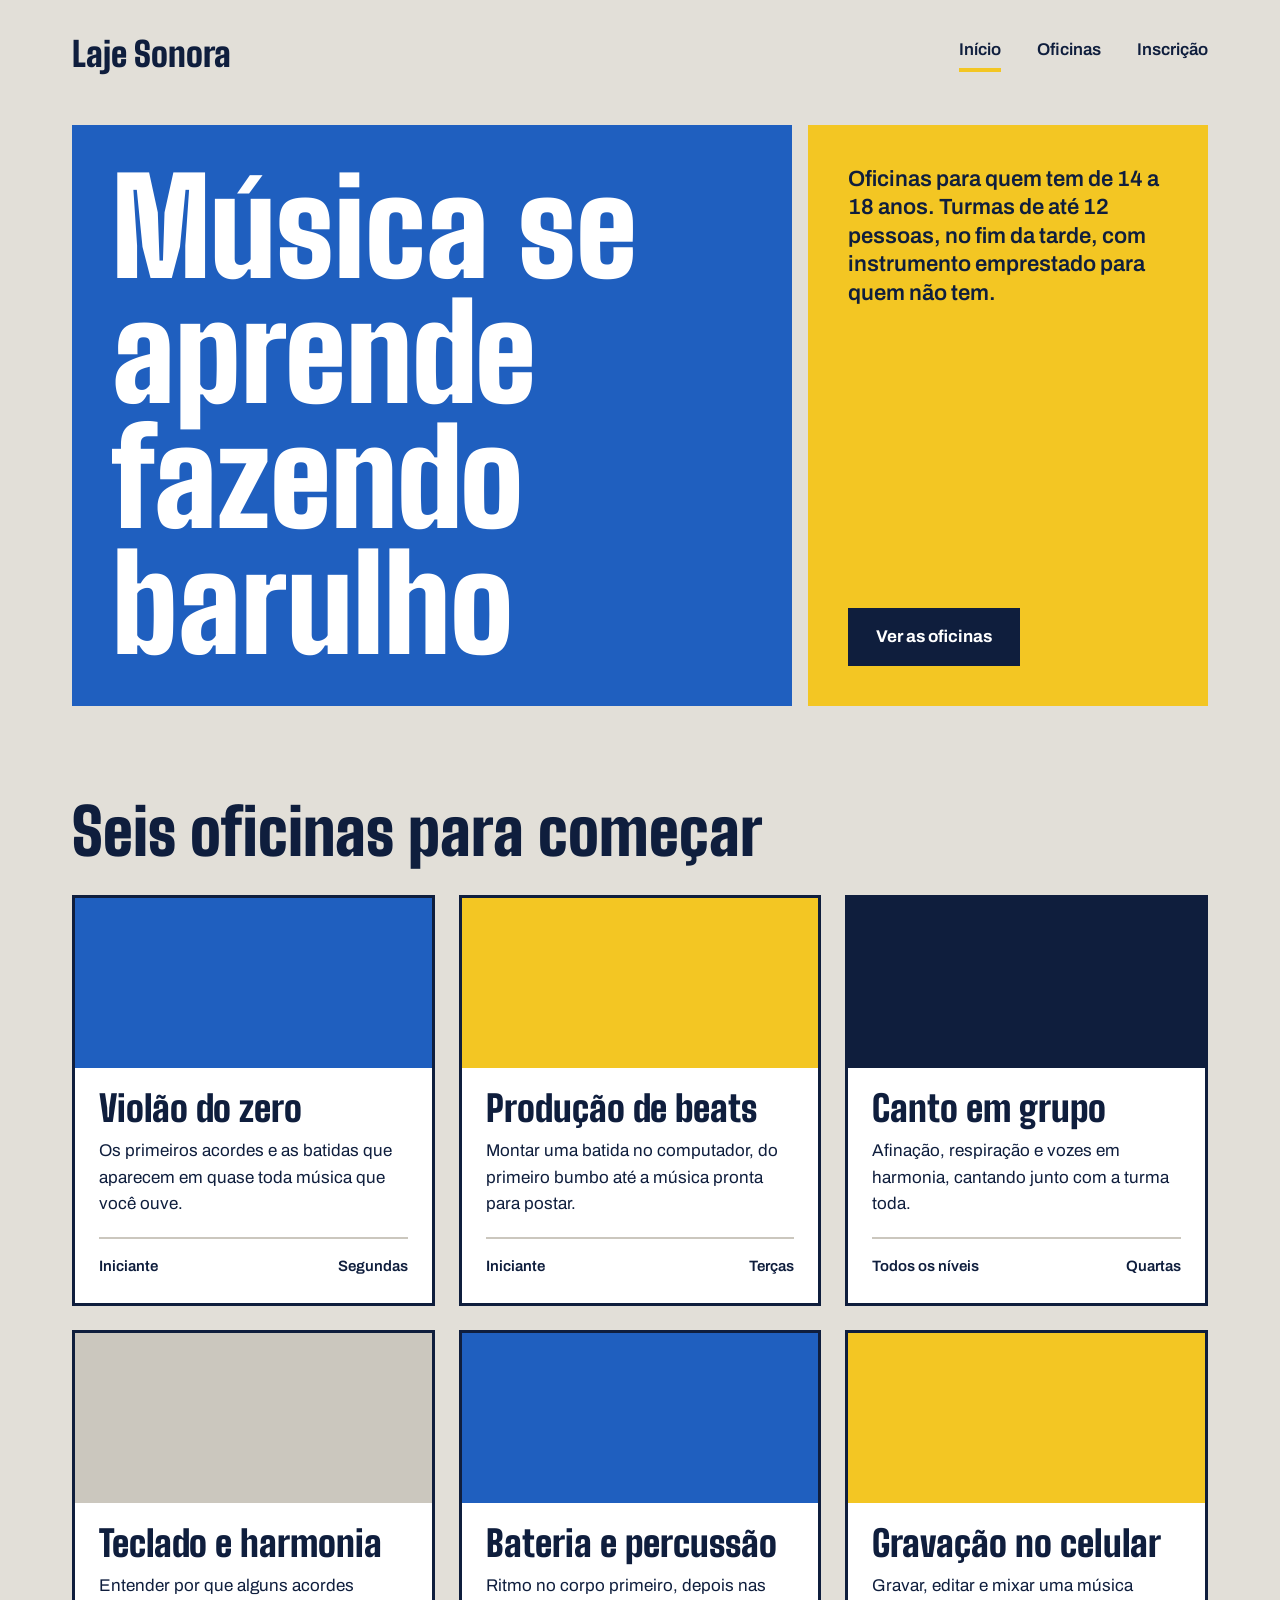
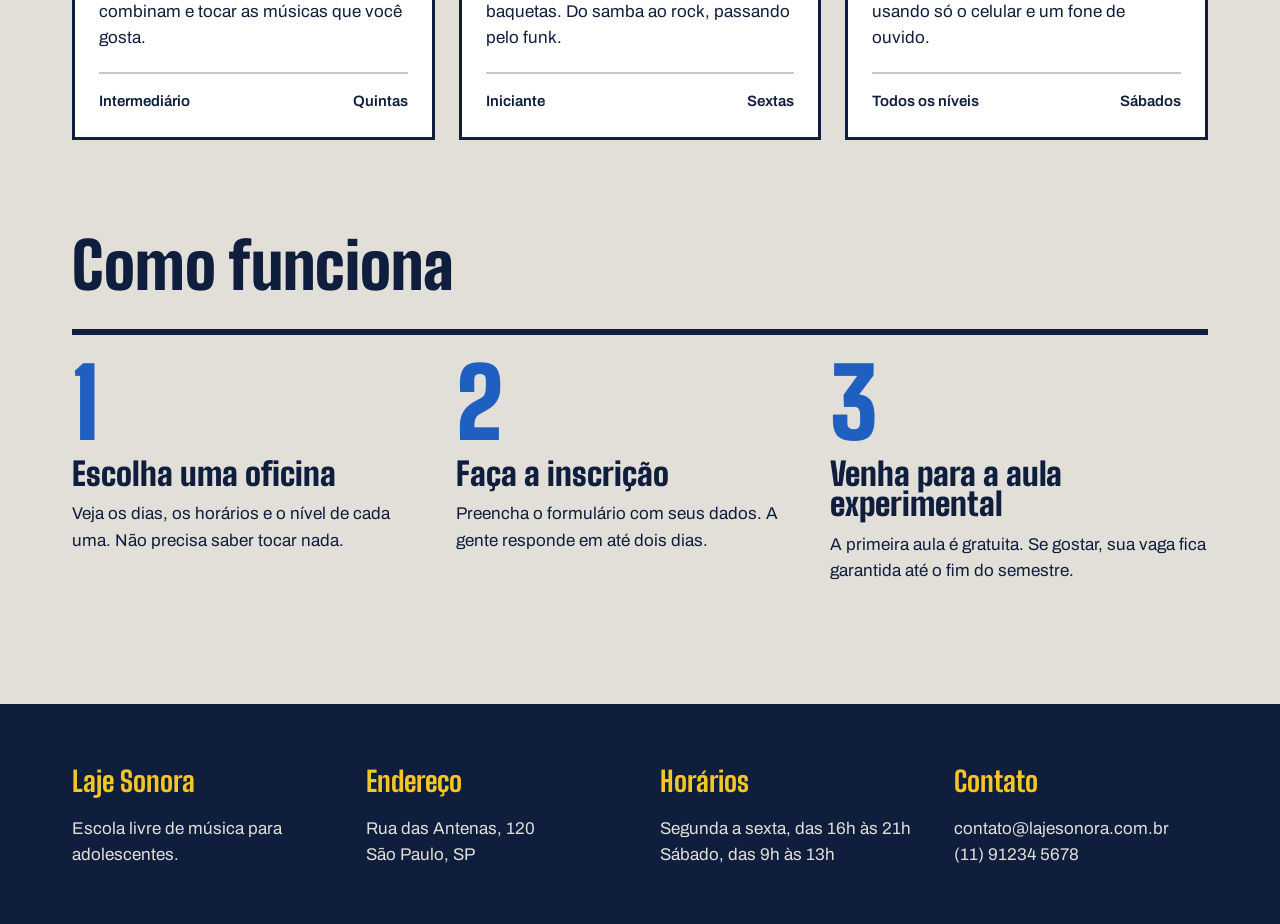
<file: index.html>
<!DOCTYPE html>
<html lang="pt-BR">
<head>
    <meta charset="UTF-8">
    <meta name="viewport" content="width=device-width, initial-scale=1.0">
    <link rel="preconnect" href="https://fonts.googleapis.com">
    <link rel="preconnect" href="https://fonts.gstatic.com" crossorigin>
    <link href="https://fonts.googleapis.com/css2?family=Archivo:ital,wght@0,100..900;1,100..900&family=Big+Shoulders:opsz,wght@10..72,100..900&display=swap" rel="stylesheet">
    <link rel="stylesheet" href="./index.css">
    <title>Laje Sonora</title>
</head>
<body>
    <header class="conteudo topo">
        
        <a href="./index.html" class="logo">Laje Sonora</a>
        <nav class="menu">
            <a href="./index.html" class="atual">Início</a>
            <a href="./oficinas.html">Oficinas</a>
            <a href="./inscricao.html">Inscrição</a>
        </nav>
    </header>

    <main>
        <section class="conteudo cartazes">
            <div class="cartaz cartaz-principal">
                <h1>Música se aprende fazendo barulho</h1>

            </div>
            <div class="cartaz cartaz-lateral">
                <p>Oficinas para quem tem de 14 a 18 anos. Turmas de até 12 pessoas, no fim da tarde, com instrumento emprestado para quem não tem.</p>
                <a href="./oficinas.html" class="botao">Ver as oficinas</a>
            </div>
        </section>


        <section class="conteudo secao">
            <h2 class="titulo-secao">Seis oficinas para começar</h2>
            <div class="cards">
                <article class="card">
                    <div class="foto foto-azul"></div>
                    <div class="card-texto">
                        <h3>Violão do zero</h3>
                        <p>Os primeiros acordes e as batidas que aparecem em quase toda música que você ouve.</p>
                        <div class="card-info">
                            <span>Iniciante</span>
                            <span>Segundas</span>
                        </div>
                    </div>
                </article>

                <article class="card">
                    <div class="foto foto-amarela"></div>
                    <div class="card-texto">
                        <h3>Produção de beats</h3>
                        <p>Montar uma batida no computador, do primeiro bumbo até a música pronta para postar.</p>
                        <div class="card-info">
                            <span>Iniciante</span>
                            <span>Terças</span>
                        </div>
                    </div>
                </article>

                <article class="card">
                    <div class="foto foto-tinta"></div>
                    <div class="card-texto">
                        <h3>Canto em grupo</h3>
                        <p>Afinação, respiração e vozes em harmonia, cantando junto com a turma toda.</p>
                        <div class="card-info">
                            <span>Todos os níveis</span>
                            <span>Quartas</span>
                        </div>
                    </div>
                </article>

                <article class="card">
                    <div class="foto foto"></div>
                    <div class="card-texto">
                        <h3>Teclado e harmonia</h3>
                        <p>Entender por que alguns acordes combinam e tocar as músicas que você gosta.</p>
                        <div class="card-info">
                            <span>Intermediário</span>
                            <span>Quintas</span>
                        </div>
                    </div>
                </article>

                <article class="card">
                    <div class="foto foto-azul"></div>
                    <div class="card-texto">
                        <h3>Bateria e percussão</h3>
                        <p>Ritmo no corpo primeiro, depois nas baquetas. Do samba ao rock, passando pelo funk.</p>
                        <div class="card-info">
                            <span>Iniciante</span>
                            <span>Sextas</span>
                        </div>
                    </div>
                </article>

                <article class="card">
                    <div class="foto foto-amarela"></div>
                    <div class="card-texto">
                        <h3>Gravação no celular</h3>
                        <p>Gravar, editar e mixar uma música usando só o celular e um fone de ouvido.</p>
                        <div class="card-info">
                            <span>Todos os níveis</span>
                            <span>Sábados</span>
                        </div>
                    </div>
                </article>
            </div>
        </section>

        <section class="conteudo secao">
    <h2 class="titulo-secao">Como funciona</h2>
                <div class="passos">
                    <div class="passo">
                        <p class="passo-numero">1</p>
                        <h3>Escolha uma oficina</h3>
                        <p>Veja os dias, os horários e o nível de cada uma. Não precisa saber tocar nada.</p>
                    </div>

                    <div class="passo">
                        <p class="passo-numero">2</p>
                        <h3>Faça a inscrição</h3>
                        <p>Preencha o formulário com seus dados. A gente responde em até dois dias.</p>
                    </div>

                    <div class="passo">
                        <p class="passo-numero">3</p>
                        <h3>Venha para a aula experimental</h3>
                        <p>A primeira aula é gratuita. Se gostar, sua vaga fica garantida até o fim do semestre.</p>
                    </div>
                </div>
            </class>
        </section>
    </main>

    <footer class="rodape">
        <div class="conteudo rodape-colunas">
            <div class="rodape-coluna">
                <h4>Laje Sonora</h4>
                <p>Escola livre de música para <br> 
                    adolescentes.</p>
            </div>

            <div class="rodape-coluna">
                <h4>Endereço</h4>
                <p>Rua das Antenas, 120 <br> 
                    São Paulo, SP
                </p>
            </div>

            <div class="rodape-coluna">
                <h4>Horários</h4>
                <p>Segunda a sexta, das 16h às 21h <br> 
                    Sábado, das 9h às 13h
                </p>
            </div>

            <div class="rodape-coluna">
                <h4>Contato</h4>
                <p>contato@lajesonora.com.br <br>
                     (11) 91234 5678</p>
            </div>
        </div>
    </footer>
</body>
</html>
</file>
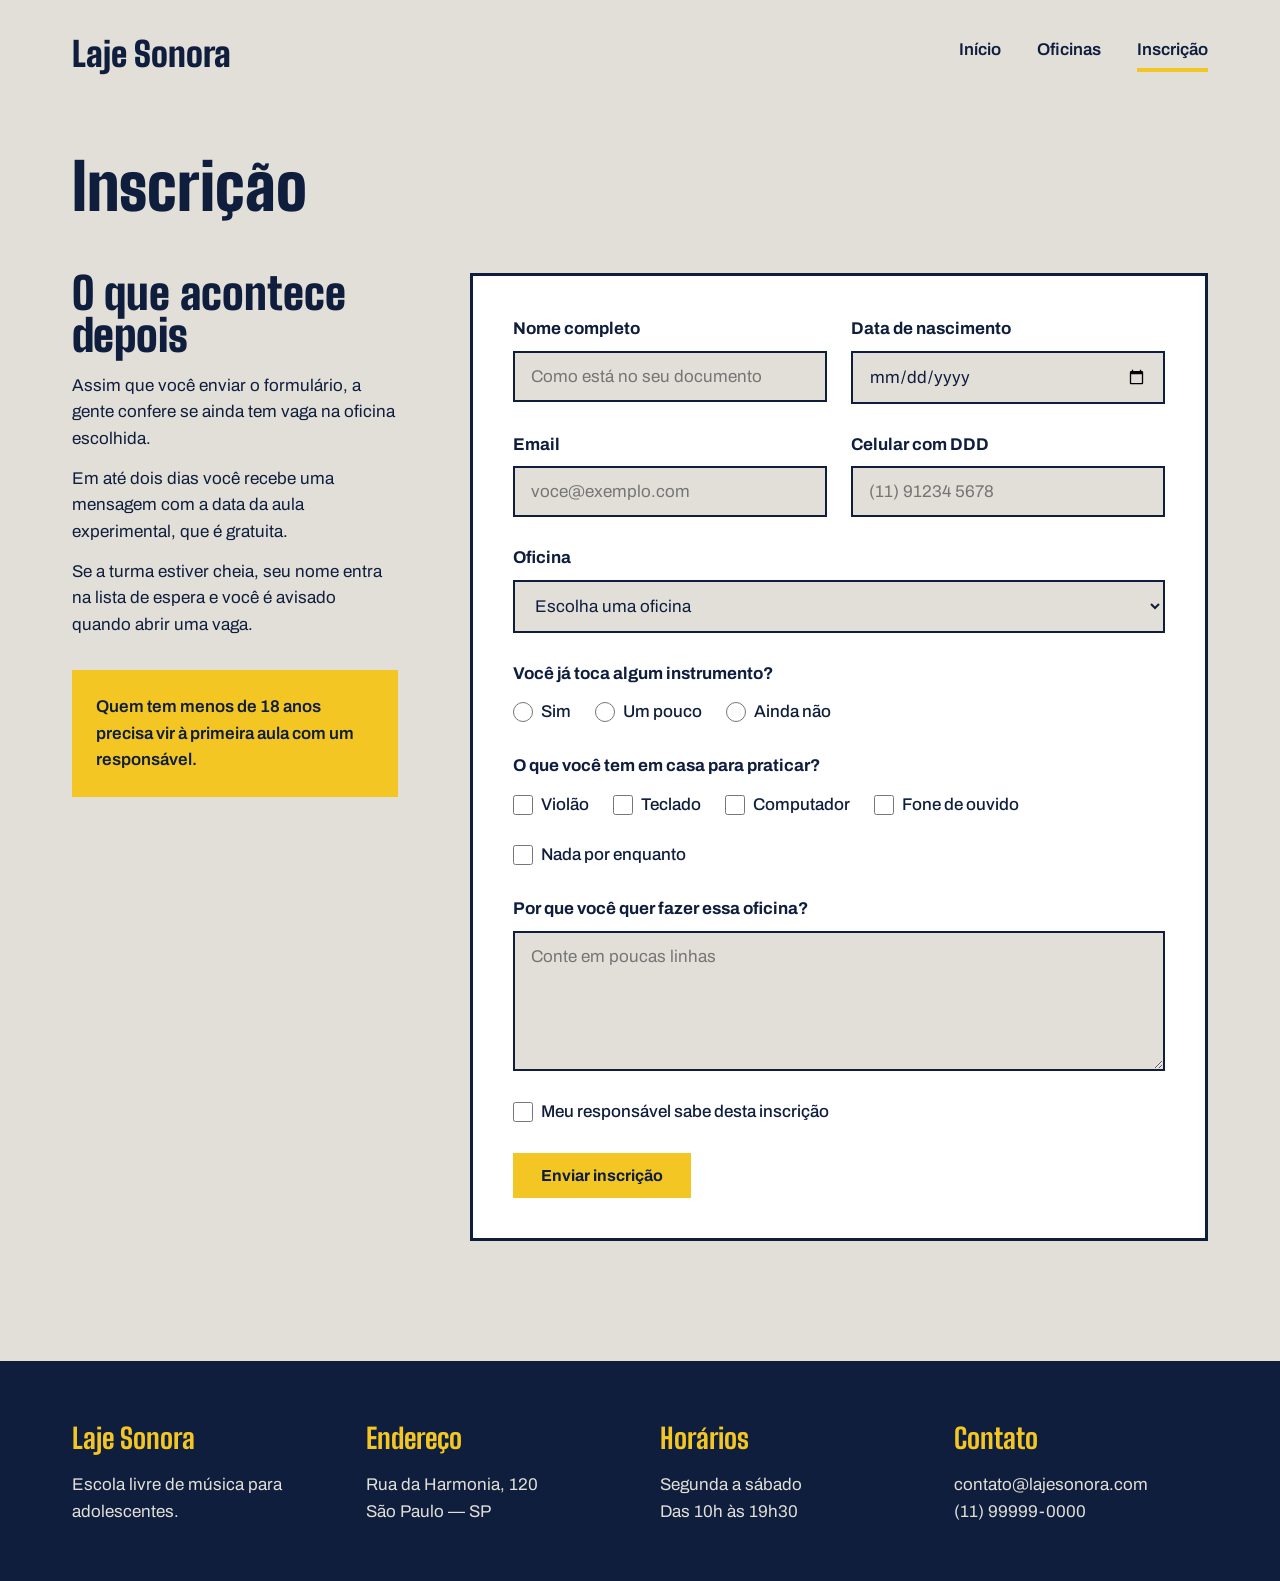
<file: inscricao.html>
<!DOCTYPE html>
<html lang="pt-BR">
<head>
    <meta charset="UTF-8">
    <meta name="viewport" content="width=device-width, initial-scale=1.0">

    <link rel="preconnect" href="https://fonts.googleapis.com">
    <link rel="preconnect" href="https://fonts.gstatic.com" crossorigin>
    <link href="https://fonts.googleapis.com/css2?family=Archivo:wght@400;500;600;700&family=Big+Shoulders:wght@700;900&display=swap" rel="stylesheet">

    <link rel="stylesheet" href="./inscricao.css">

    <title>Laje Sonora | Inscrição</title>
</head>
<body>

    <header class="conteudo topo">
        <a href="./index.html" class="logo">Laje Sonora</a>

        <nav class="menu">
            <a href="./index.html">Início</a>
            <a href="./oficinas.html">Oficinas</a>
            <a href="./inscricao.html" class="atual">Inscrição</a>
        </nav>
    </header>

    <main class="conteudo">
        <h1 class="titulo-pagina">Inscrição</h1>

        <div class="inscricao">

            <section class="explicacao">
                <h2>O que acontece depois</h2>















                
                <p>Assim que você enviar o formulário, a gente confere se ainda tem vaga na oficina escolhida.</p>

          <p>Em até dois dias você recebe uma mensagem com a data da aula experimental, que é gratuita.</p>

         <p>Se a turma estiver cheia, seu nome entra na lista de espera e você é avisado quando abrir uma vaga.</p>

                <p class="aviso">Quem tem menos de 18 anos precisa vir à primeira aula com um responsável.</p>
            </section>

            <form class="formulario" action="#" method="post">
    <div class="linha">
                    <div class="campo">
                        <label for="nome">Nome completo</label>
                        <input type="text" id="nome" name="nome" placeholder="Como está no seu documento" required>
                    </div>

                    <div class="campo">
                        <label for="nascimento">Data de nascimento</label>
                        <input type="date" id="nascimento" name="nascimento" required>
                    </div>
     </div>

                <div class="linha">
                    <div class="campo">
                        <label for="email">Email</label>
                        <input type="email" id="email" name="email" placeholder="voce@exemplo.com" required>
                    </div>

                    <div class="campo">
                        <label for="telefone">Celular com DDD</label>
                        <input type="tel" id="telefone" name="telefone" placeholder="(11) 91234 5678" required>
                    </div>
                </div>

                <div class="campo">
                    <label for="oficina">Oficina</label>
                    <select id="oficina" name="oficina" required>
      <option value="">Escolha uma oficina</option>
                       
                        <option value="violao">Violão do zero</option>
                        <option value="beats">Produção de beats</option>
                        <option value="canto">Canto em grupo</option>
                        <option value="teclado">Teclado e harmonia</option>
                        <option value="bateria">Bateria e percussão</option>

                        <option value="gravacao">Gravação no celular</option>
                    </select>
                </div>

                <fieldset class="grupo">
                    <legend>Você já toca algum instrumento?</legend>

                    <div class="opcoes">
                        <div class="opcao">
                            <input type="radio" id="tocaSim" name="toca" value="sim">
                            <label for="tocaSim">Sim</label>
                        </div>

                        <div class="opcao">
                            <input type="radio" id="tocaPouco" name="toca" value="pouco">
                            <label for="tocaPouco">Um pouco</label>
                        </div>

                        <div class="opcao">
                            <input type="radio" id="tocaNao" name="toca" value="nao">
                            <label for="tocaNao">Ainda não</label>
                        </div>
                    </div>
                </fieldset>







                <fieldset class="grupo">


                  
                  
                  
                    <legend>O que você tem em casa para praticar?</legend>

                    <div class="opcoes">
                        <div class="opcao">
                            <input type="checkbox" id="temViolao" name="tem" value="violao">
                            <label for="temViolao">Violão</label>
                        </div>

                        <div class="opcao">
                            <input type="checkbox" id="temTeclado" name="tem" value="teclado">
                            <label for="temTeclado">Teclado</label>
                      
                        </div>



      <div class="opcao">
                            <input type="checkbox" id="temComputador" name="tem" value="computador">
                            <label for="temComputador">Computador</label>
     </div>

                        <div class="opcao">
                            <input type="checkbox" id="temFone" name="tem" value="fone">
                            <label for="temFone">Fone de ouvido</label>
                        </div>

                        <div class="opcao">
                            <input type="checkbox" id="temNada" 
                            
                            
                            
                            name="tem" value="nada">
                            <label for="temNada">Nada por enquanto</label>
                        </div>
                    </div>
                </fieldset>

                <div class="campo">
                    <label for="motivo">Por que você quer fazer essa oficina?</label>
                    <textarea id="motivo" name="motivo" placeholder="Conte em poucas linhas"></textarea>
                </div>

                
                <div class="opcao">
                    <input type="checkbox" id="responsavel" name="responsavel" required>
                    <label for="responsavel">Meu responsável sabe desta inscrição</label>
                </div>

                <div>
                    <button class="botao" type="submit">Enviar inscrição</button>
                </div>

            </form>
        </div>
    </main>

    <footer class="rodape">
        <div class="conteudo rodape-colunas">

            <div class="rodape-coluna">
                <h4>Laje Sonora</h4>
                <p>Escola livre de música para adolescentes.</p>
            </div>

            <div class="rodape-coluna">
                <h4>Endereço</h4>
                <p>Rua da Harmonia, 120</p>
                <p>São Paulo — SP</p>
            </div>

            <div class="rodape-coluna">
                <h4>Horários</h4>
                <p>Segunda a sábado</p>
                <p>Das 10h às 19h30</p>
            </div>

            <div class="rodape-coluna">
                <h4>Contato</h4>
                <p>contato@lajesonora.com</p>
                <p>(11) 99999-0000</p>
            </div>

        </div>
    </footer>

</body>
</html>
</file>
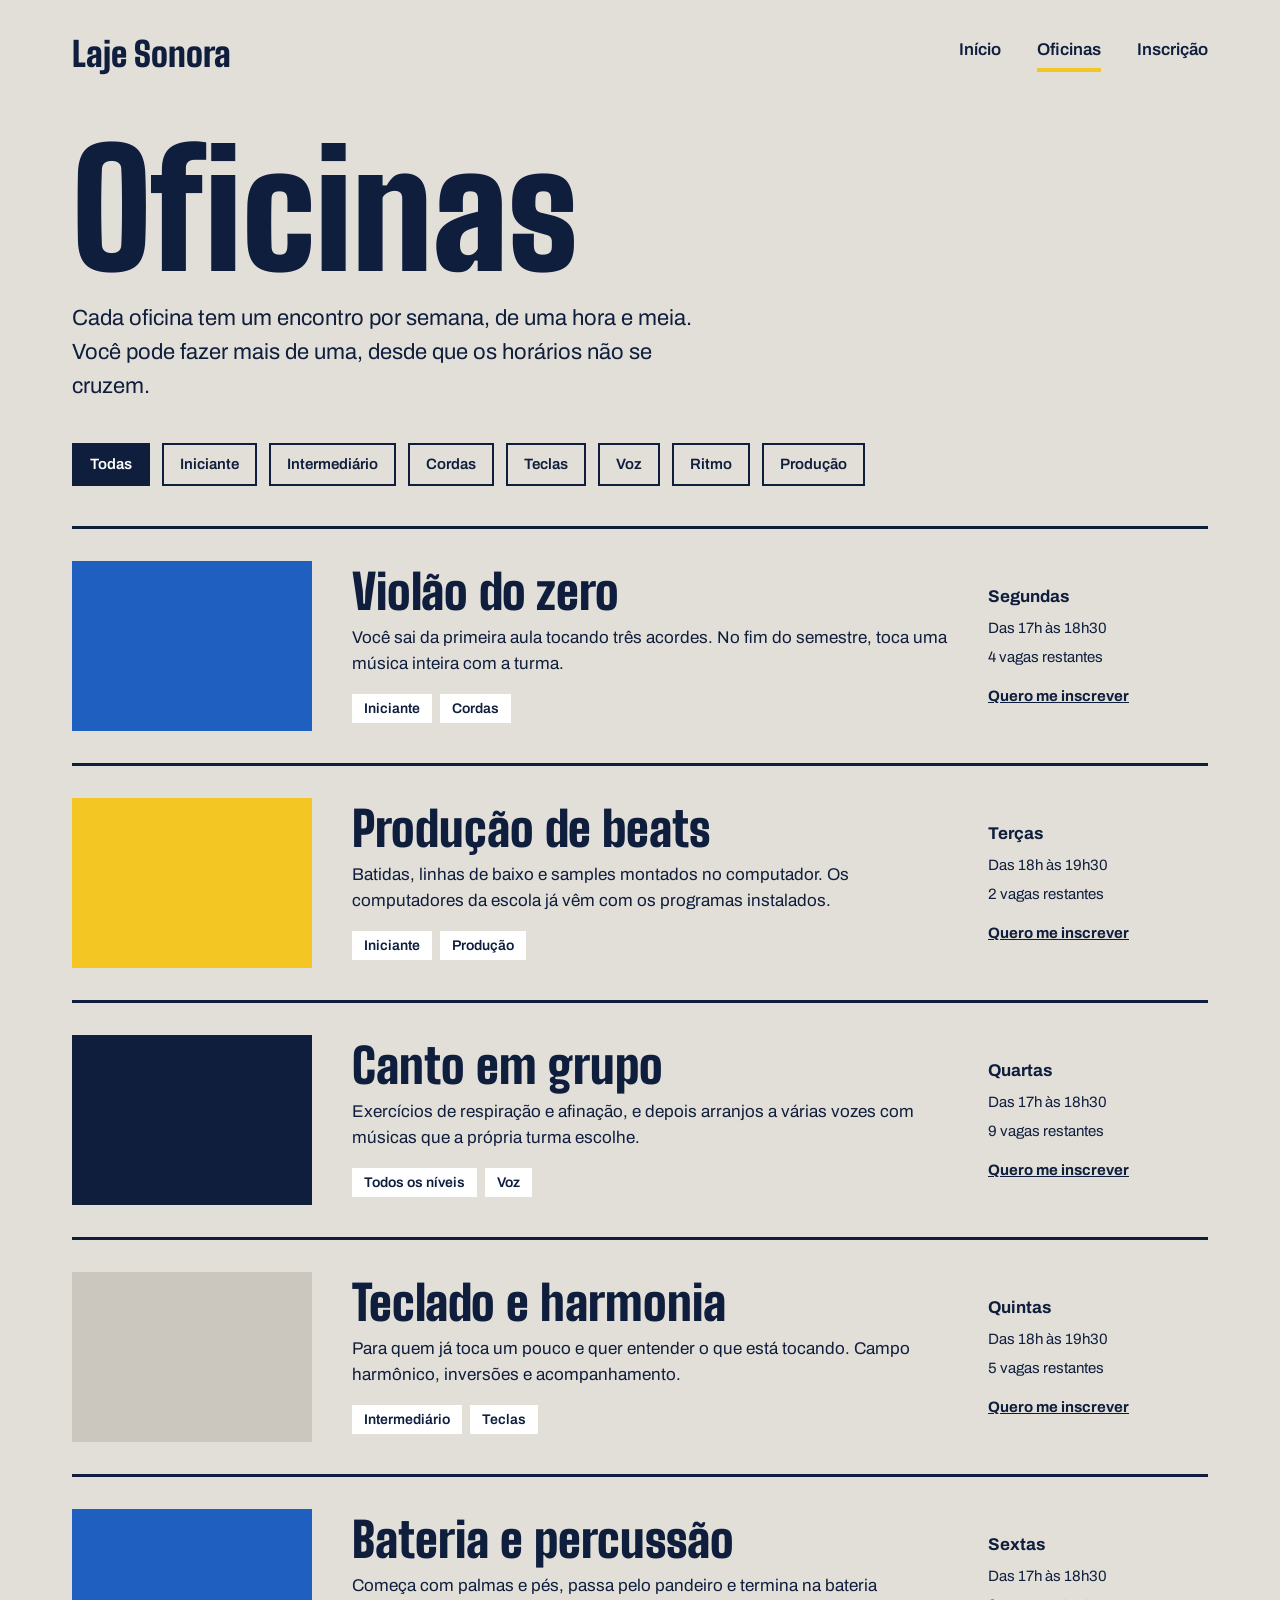
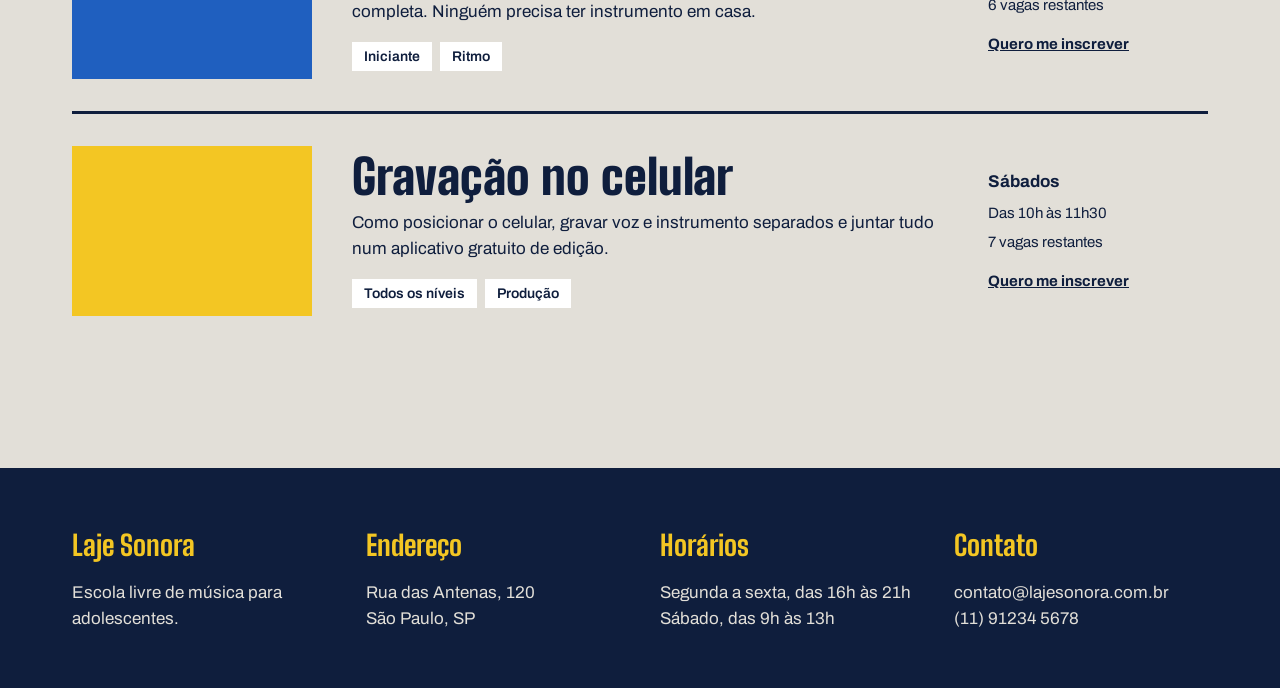
<file: oficinas.html>
<!DOCTYPE html>
<html lang="pt-BR">
<head>
    <meta charset="UTF-8">
    <meta name="viewport" content="width=device-width, initial-scale=1.0">

    <link rel="preconnect" href="https://fonts.googleapis.com">
    <link rel="preconnect" href="https://fonts.gstatic.com" crossorigin>

    <link href="https://fonts.googleapis.com/css2?family=Archivo:ital,wght@0,100..900;1,100..900&family=Big+Shoulders:opsz,wght@10..72,100..900&display=swap" rel="stylesheet">

    <link rel="stylesheet" href="./oficinas.css">

    <title>Laje Sonora | Oficinas</title>
</head>

<body>

    <header class="conteudo topo">
        <a href="./index.html" class="logo">Laje Sonora</a>

        <nav class="menu">
            <a href="./index.html">Início</a>
            <a href="./oficinas.html" class="atual">Oficinas</a>
            <a href="./inscricao.html">Inscrição</a>
        </nav>
    </header>

    <main class="conteudo">

        <h1 class="titulo-pagina">Oficinas</h1>

        <p class="subtitulo-pagina">
            Cada oficina tem um encontro por semana, de uma hora e meia.
            Você pode fazer mais de uma, desde que os horários não se cruzem.
        </p>

        <div class="filtros">
            <span class="filtro ativo">Todas</span>
            <span class="filtro">Iniciante</span>
            <span class="filtro">Intermediário</span>
            <span class="filtro">Cordas</span>
            <span class="filtro">Teclas</span>
            <span class="filtro">Voz</span>
            <span class="filtro">Ritmo</span>
            <span class="filtro">Produção</span>
        </div>

        <div class="lista">

            <article class="oficina">
                <div class="foto foto-azul"></div>

                <div class="oficina-texto">
                    <h2>Violão do zero</h2>

                    <p>
                        Você sai da primeira aula tocando três acordes.
                        No fim do semestre, toca uma música inteira com a turma.
                    </p>

                    <div class="etiquetas">
                        <span class="etiqueta">Iniciante</span>
                        <span class="etiqueta">Cordas</span>
                    </div>
                </div>

                <div class="oficina-detalhes">
                    <strong>Segundas</strong>
                    <span>Das 17h às 18h30</span>
                    <span>4 vagas restantes</span>
                    <a href="./inscricao.html">Quero me inscrever</a>
                </div>
            </article>
            <article class="oficina">
                <div class="foto foto-amarela"></div>

                <div class="oficina-texto">
                    <h2>Produção de beats</h2>

                    <p>
                        Batidas, linhas de baixo e samples montados no computador.
                        Os computadores da escola já vêm com os programas instalados.
                    </p>

                    <div class="etiquetas">
                        <span class="etiqueta">Iniciante</span>
                        <span class="etiqueta">Produção</span>
                    </div>
                </div>

                <div class="oficina-detalhes">
                    <strong>Terças</strong>
                    <span>Das 18h às 19h30</span>
                    <span>2 vagas restantes</span>
                    <a href="./inscricao.html">Quero me inscrever</a>
                </div>
            </article>

            
            <article class="oficina">
                <div class="foto foto-tinta"></div>
                <div class="oficina-texto">
                    <h2>Canto em grupo</h2>

                    <p>
                        Exercícios de respiração e afinação, e depois arranjos
                        a várias vozes com músicas que a própria turma escolhe.
                    </p>

                    <div class="etiquetas">
                        <span class="etiqueta">Todos os níveis</span>
                        <span class="etiqueta">Voz</span>
                    </div>
                </div>

                <div class="oficina-detalhes">
                    <strong>Quartas</strong>
                    <span>Das 17h às 18h30</span>
                    <span>9 vagas restantes</span>
                    <a href="./inscricao.html">Quero me inscrever</a>
                </div>
            </article>

            
            <article class="oficina">
                <div class="foto"></div>
                <div class="oficina-texto">
                    <h2>Teclado e harmonia</h2>

                    <p>
                        Para quem já toca um pouco e quer entender o que está
                        tocando. Campo harmônico, inversões e acompanhamento.
                    </p>

                    <div class="etiquetas">
                        <span class="etiqueta">Intermediário</span>
                        <span class="etiqueta">Teclas</span>
                    </div>
                </div>

                <div class="oficina-detalhes">
                    <strong>Quintas</strong>
                    <span>Das 18h às 19h30</span>
                    <span>5 vagas restantes</span>
                    <a href="./inscricao.html">Quero me inscrever</a>
                </div>
            </article>

            
            <article class="oficina">
                <div class="foto foto-azul"></div>

                <div class="oficina-texto">
              <h2>Bateria e percussão</h2>

                    <p>
                        Começa com palmas e pés, passa pelo pandeiro e termina
                        na bateria completa. Ninguém precisa ter instrumento em casa.
                    </p>

                    <div class="etiquetas">
                        <span class="etiqueta">Iniciante</span>
                        <span class="etiqueta">Ritmo</span>
                    </div>
                </div>

                <div class="oficina-detalhes">
                    <strong>Sextas</strong>
                    <span>Das 17h às 18h30</span>
                    <span>6 vagas restantes</span>
                    <a href="./inscricao.html">Quero me inscrever</a>
                </div>
            </article>

            
            <article class="oficina">
                <div class="foto foto-amarela"></div>

                <div class="oficina-texto">
                 <h2>Gravação no celular</h2>

                    <p>
                        Como posicionar o celular, gravar voz e instrumento
                        separados e juntar tudo num aplicativo gratuito de edição.
                    </p>

                    <div class="etiquetas">
                        <span class="etiqueta">Todos os níveis</span>
                        <span class="etiqueta">Produção</span>
                    </div>
                </div>

                <div class="oficina-detalhes">
                    <strong>Sábados</strong>
                    <span>Das 10h às 11h30</span>
                    <span>7 vagas restantes</span>
                    <a href="./inscricao.html">Quero me inscrever</a>
                </div>
            </article>

        </div>
    </main>

    <footer class="rodape">
        <div class="conteudo rodape-colunas">

            <div class="rodape-coluna">
                <h4>Laje Sonora</h4>
                <p>Escola livre de música para <br>
                    adolescentes.</p>
            </div>

            <div class="rodape-coluna">
                <h4>Endereço</h4>
                <p>Rua das Antenas, 120 <br>
                    São Paulo, SP
                </p>
            </div>

            <div class="rodape-coluna">
                <h4>Horários</h4>
                <p>Segunda a sexta, das 16h às 21h <br>
                    Sábado, das 9h às 13h
                </p>
            </div>

            <div class="rodape-coluna">
                <h4>Contato</h4>
                <p>contato@lajesonora.com.br <br>
                    (11) 91234 5678

                </p>
            </div>

        </div>
    </footer>

</body>
</html>
</file>
<file: index.css>
*{
    margin: 0;
    padding: 0;
    box-sizing: border-box;
}


:root{
--concreto: #E2DFD8;
--concreto-escuro : #CBC7BE;
--tinta : #0F1E3D;
--caixa-dagua : #1F5FBF;
--fita: #F3C623;
--branco: #FFFFFF;
--fonte-cartaz: "Big Shoulders", "Arial Narrow", sans-serif;
--fonte-texto: "Archivo", Arial, sans-serif;
}



body{
    background-color: var(--concreto);
    color: var(--tinta);
    font-family: var(--fonte-texto);
    font-size: 17px;
    line-height: 1.55;
}




a{
    color: inherit;
}

h1, h2, h3{
    font-family: var(--fonte-cartaz);
    font-weight: 900;
    line-height: 0.95;
}

.conteudo{
    max-width: 1200px;
    margin-inline: auto;
    padding-inline: 32px;
}


.topo{
    padding-block: 28px;
    display: flex;
    justify-content: space-between;
    align-items: center;
}




.logo{
    font-family: var(--fonte-cartaz);
    font-size: 34px;
    font-weight: 900;
    text-decoration: none;
}

.menu{
    display: flex;
    gap: 36px;
}

.menu a{
    font-weight: 600;
    text-decoration: none;
    padding-bottom: 4px;
    border-bottom: 4px solid transparent;
}

.menu a:hover{
    border-bottom-color: var(--tinta);
}

.menu a.atual{
    border-bottom-color: var(--fita);
}

.cartazes{
    margin-top: 16px;
    display: flex;
    gap: 16px;
}

.cartaz{
    padding: 40px;
}

.cartaz-principal{
    background-color: var(--caixa-dagua);
    color: var(--branco);
    flex: 2;
}

.cartaz-principal h1{
    font-size: 132px;
    max-width: 9ch;
}

.cartaz-lateral{
    background-color: var(--fita);
    flex: 1;
    display: flex;
    flex-direction: column;
    justify-content: space-between;
    gap: 32px;
    align-items: flex-start;
}

.cartaz-lateral p{
    font-size: 22px;
 
    font-weight: 600;
   line-height: 1.3;
   align-items: flex-start;
}



.botao{
    background-color: var(--tinta);
    color: var(--branco);
    font-weight: 700;
    text-decoration: none;
    padding: 16px 28px;
    border: none;
    font-family: var(--fonte-texto);
    font-size: 17px;
    cursor: pointer;
}

.botao:hover{
    background-color: var(--caixa-dagua);
}

.secao{
margin-top: 96px; 

}

.titulo-secao{
font-size: 64px;
margin-bottom: 32px;
 
}
.cards{
    display: flex;
    flex-wrap: wrap;
    gap: 24px;
}
.card{
    background-color:var(--branco);
    border: 3px solid var(--tinta);
    flex: 1 1 340px;
}
.card .foto{

height: 170px;

}

.foto{
    background-color: var(--concreto-escuro);
}

.foto-azul{
    background-color: var(--caixa-dagua);
}

.foto-amarela{
    background-color: var(--fita);
}

.foto-tinta{
    background-color: var(--tinta);
}
.card-texto{
    padding: 24px;
}
.card h3{
font-size: 36px;
margin-bottom: 12px;
}
.card-info{
    margin-top: 20px;
    padding-top: 16px;
    border-top: 2px solid var(--concreto-escuro);
    font-weight: 600;
    font-size: 15px;
    display: flex;
    justify-content: space-between;
}

.passos{
display: flex;
gap: 24px;
border-top: 6px solid var(--tinta);
padding-top: 20px;
}
.passo-numero{
font-family: var(--fonte-cartaz);
font-size: 96px;
font-weight: 900;
line-height: 1;
color:var(--caixa-dagua);
}
.passo h3{
    margin-block: 8px 12px;
    font-size:32px;
}
.rodape{
margin-top: 120px;
background-color: var(--tinta);
color: var(--concreto);
padding-block: 56px;


}
.rodape-colunas{
    display: flex;
    justify-content: space-between;
    gap: 40px;
}

.rodape-coluna{
  flex: 1; 
}



.rodape h4{
    font-family: var(--fonte-cartaz);
    font-size: 28px;
    color: var(--fita);
    margin-bottom: 12px;
}



@media (max-width: 800px) {
    .cartazes,
    .passos,
    .rodape-colunas {
        flex-direction: column;
    }

    .cartaz-principal h1 {
        font-size: 84px;
    }
}
</file>
<file: inscricao.css>
* {
    margin: 0;
    padding: 0;
    box-sizing: border-box;
}


:root {
    --concreto: #E2DFD8;
    --concreto-escuro: #CBC7BE;
    --tinta: #0F1E3D;
    --caixa-dagua: #1F5FBF;
    --fita: #F3C623;
    --branco: #FFFFFF;
    --fonte-cartaz: "Big Shoulders", "Arial Narrow", sans-serif;
    --fonte-texto: "Archivo", Arial, sans-serif;
}

body {
    background-color: var(--concreto);
    color: var(--tinta);
    font-family: var(--fonte-texto);
    font-size: 17px;
    line-height: 1.55;
}

a {
    color: inherit;
}

h1, h2, h3 {
    font-family: var(--fonte-cartaz);
    font-weight: 900;
    line-height: 0.95;
}

.conteudo {
    max-width: 1200px;
    margin-inline: auto;
    padding-inline: 32px;
}




.topo {
    padding-block: 28px;
    display: flex;
    justify-content: space-between;
    align-items: center;
}

.logo {
    font-family: var(--fonte-cartaz);
    font-size: 34px;
    font-weight: 900;
    text-decoration: none;
}

.menu {
    display: flex;
    gap: 36px;
}

.menu a {
    font-weight: 600;
    text-decoration: none;
    padding-bottom: 4px;
    border-bottom: 4px solid transparent;
}

.menu a:hover {
    border-bottom-color: var(--tinta);
}

.menu a.atual {
    border-bottom-color: var(--fita);
}

.titulo-pagina {
    font-size: 64px;
    margin-top: 48px;
}

.botao {
    display: inline-block;
    background-color: var(--fita);
    color: var(--tinta);
    padding: 14px 28px;
    border: none;
    font-family: var(--fonte-texto);
    font-size: 16px;
    font-weight: 700;
    text-decoration: none;
    cursor: pointer;
}

.botao:hover {
    background-color: var(--tinta);
    color: var(--branco);
}



.inscricao {
    margin-top: 56px;
    display: flex;
    gap: 72px;
}

.explicacao {
    flex: 1;
}

.explicacao h2 {
    font-size: 44px;
    margin-bottom: 16px;
}

.explicacao p + p {
    margin-top: 14px;
}

.explicacao .aviso {
    margin-top: 32px;
    padding: 24px;
    background-color: var(--fita);
    font-weight: 600;
}

.formulario {
    background-color: var(--branco);
    border: 3px solid var(--tinta);
    padding: 40px;
    flex: 2;
    display: flex;
    flex-direction: column;
    gap: 28px;
}

.linha {
    display: flex;
    gap: 24px;
}

.campo {
    flex: 1;
    display: flex;
    flex-direction: column;
    gap: 8px;
}

.campo input,
.campo select,
.campo textarea {
    width: 100%;
    padding: 12px;
    border: 1px solid var(--concreto-escuro);
    font-family: var(--fonte-texto);
    font-size: 15px;
}

.campo textarea {
    min-height: 110px;
    resize: vertical;
}

.grupo legend {
    margin-bottom: 12px;
}

.opcoes {
    display: flex;
    flex-wrap: wrap;
    gap: 24px;
}

.opcao {
    display: flex;
    align-items: center;
    gap: 8px;
}





.rodape {
    margin-top: 120px;
    background-color: var(--tinta);
    color: var(--concreto);
    padding-block: 56px;
}

.rodape-colunas {
    display: flex;
    justify-content: space-between;
    gap: 40px;
}

.rodape-coluna {
    flex: 1;
}

.rodape h4 {
    font-family: var(--fonte-cartaz);
    font-size: 28px;
    color: var(--fita);
    margin-bottom: 12px;
}


.formulario label,
.formulario legend {
    font-weight: 700;
}

.formulario fieldset {
    border: none;
}

.formulario input[type="text"],
.formulario input[type="email"],
.formulario input[type="tel"],
.formulario input[type="date"],
.formulario select,
.formulario textarea {
    width: 100%;
    padding: 14px 16px;
    border: 2px solid var(--tinta);
    background-color: var(--concreto);
    font-family: var(--fonte-texto);
    font-size: 17px;
    color: var(--tinta);
}







.formulario input:focus,
.formulario select:focus,
.formulario textarea:focus {
    outline: 3px solid var(--caixa-dagua);
    outline-offset: 2px;
    background-color: var(--branco);
}

.formulario textarea {
    height: 140px;
    resize: vertical;
}

.formulario .opcao label {
    font-weight: 500;
}

.formulario input[type="radio"],
.formulario input[type="checkbox"] {
    width: 20px;
    height: 20px;
    accent-color: var(--caixa-dagua);
}


@media (max-width: 800px) {
    .inscricao,
    .linha,
    .rodape-colunas {
        flex-direction: column;
    }

    .titulo-pagina {
        font-size: 96px;
    }
}
</file>
<file: oficinas.css>
*{
    margin: 0;
    padding: 0;
    box-sizing: border-box;
}


:root{
--concreto: #E2DFD8;
--concreto-escuro : #CBC7BE;
--tinta : #0F1E3D;
--caixa-dagua : #1F5FBF;
--fita: #F3C623;
--branco: #FFFFFF;
--fonte-cartaz: "Big Shoulders", "Arial Narrow", sans-serif;
--fonte-texto: "Archivo", Arial, sans-serif;
}



body{
    background-color: var(--concreto);
    color: var(--tinta);
    font-family: var(--fonte-texto);
    font-size: 17px;
    line-height: 1.55;
}




a{
    color: inherit;
}

h1, h2, h3{
    font-family: var(--fonte-cartaz);
    font-weight: 900;
    line-height: 0.95;
}

.conteudo{
    max-width: 1200px;
    margin-inline: auto;
    padding-inline: 32px;
}


.topo{
    padding-block: 28px;
    display: flex;
    justify-content: space-between;
    align-items: center;
}




.logo{
    font-family: var(--fonte-cartaz);
    font-size: 34px;
    font-weight: 900;
    text-decoration: none;
}

.menu{
    display: flex;
    gap: 36px;
}

.menu a{
    font-weight: 600;
    text-decoration: none;
    padding-bottom: 4px;
    border-bottom: 4px solid transparent;
}

.menu a:hover{
    border-bottom-color: var(--tinta);
}

.menu a.atual{
    border-bottom-color: var(--fita);
}

.cartazes{
    margin-top: 16px;
    display: flex;
    gap: 16px;
}

.cartaz{
    padding: 40px;
}

.cartaz-principal{
    background-color: var(--caixa-dagua);
    color: var(--branco);
    flex: 2;
}

.cartaz-principal h1{
    font-size: 132px;
    max-width: 9ch;
}

.cartaz-lateral{
    background-color: var(--fita);
    flex: 1;
    display: flex;
    flex-direction: column;
    justify-content: space-between;
    gap: 32px;
    align-items: flex-start;
}

.cartaz-lateral p{
    font-size: 22px;
 
    font-weight: 600;
   line-height: 1.3;
   align-items: flex-start;
}



.botao{
    background-color: var(--tinta);
    color: var(--branco);
    font-weight: 700;
    text-decoration: none;
    padding: 16px 28px;
    border: none;
    font-family: var(--fonte-texto);
    font-size: 17px;
    cursor: pointer;
}

.botao:hover{
    background-color: var(--caixa-dagua);
}

.secao{
margin-top: 96px; 

}

.titulo-secao{
font-size: 64px;
margin-bottom: 32px;
 
}
.cards{
    display: flex;
    flex-wrap: wrap;
    gap: 24px;
}
.card{
    background-color:var(--branco);
    border: 3px solid var(--tinta);
    flex: 1 1 340px;
}
.card .foto{

height: 170px;

}

.foto{
    background-color: var(--concreto-escuro);
}

.foto-azul{
    background-color: var(--caixa-dagua);
}

.foto-amarela{
    background-color: var(--fita);
}

.foto-tinta{
    background-color: var(--tinta);
}
.card-texto{
    padding: 24px;
}
.card h3{
font-size: 36px;
margin-bottom: 12px;
}
.card-info{
    margin-top: 20px;
    padding-top: 16px;
    border-top: 2px solid var(--concreto-escuro);
    font-weight: 600;
    font-size: 15px;
    display: flex;
    justify-content: space-between;
}

.passos{
display: flex;
gap: 24px;
border-top: 6px solid var(--tinta);
padding-top: 20px;
}
.passo-numero{
font-family: --var(--fonte-cartaz);
font-size: 96px;
font-weight: 900;
line-height: 1;
color:var(--caixa-dagua);
}
.passo h3{
    margin-block: 8px 12px;
    font-size:32px;
}
.rodape{
margin-top: 120px;
background-color: var(--tinta);
color: var(--concreto);
padding-block: 56px;


}
.rodape-colunas{
    display: flex;
    justify-content: space-between;
    gap: 40px;
}

.rodape-coluna{
  flex: 1; 
}



.rodape-coluna h4{
  font-family: var(--fonte-cartaz);
  font-size: 28px;  
  color:var(--fita);
  margin-bottom: 12px;

}
.titulo-pagina{
    font-size: 160px;
    margin-top: 24px;
}
.subtitulo-pagina{
    font-size: 22px;     
   max-width: 640px;
   margin-top: 16px;
}
.filtros{
    margin-top: 40px;
    display: flex;
    flex-wrap: wrap;
    gap: 12px;
}
.filtro{
    border: 2px solid var(--tinta);
    padding: 8px 16px;
    font-weight: 600;
    font-size: 15px;
}
.filtro.ativo{
    background-color: var(--tinta);
    color: var(--branco);
}
.lista{
    margin-top: 40px;
    
}
.oficina{
    padding: 32px 0;
    border-top: 3px solid var(--tinta);
    display: flex;
    align-items: center;
    gap: 40px;
}
.oficina .foto{
    width: 240px;
    height: 170px;
    flex-shrink: 0;
}
.oficina-texto{
    flex: 1;
}
.oficina h2{
    font-size: 48px;
    margin-bottom: 10px;
}
.etiquetas{
    margin-top: 16px;
    display: flex;
    gap: 8px;
}
.etiqueta{
    background-color: white;
    padding: 4px 12px;
    font-size: 14px;
    font-weight: 600;
}
.oficina-detalhes{
    width: 220px;
    font-size: 15px;
    display: flex;
    flex-direction: column;
    gap: 6px;
}
.oficina-detalhes strong{
    font-size: 17px;
}
.oficina-detalhes a{
    margin-top: 10px;
    font-weight: 700;
}



@media (max-width: 800px) {
    .oficina,
    .rodape-colunas {
        flex-direction: column;
        align-items: stretch;
    }

    .titulo-pagina {
        font-size: 96px;
    }

    .oficina .foto,
    .oficina-detalhes {
        width: 100%;
    }
}
</file>
